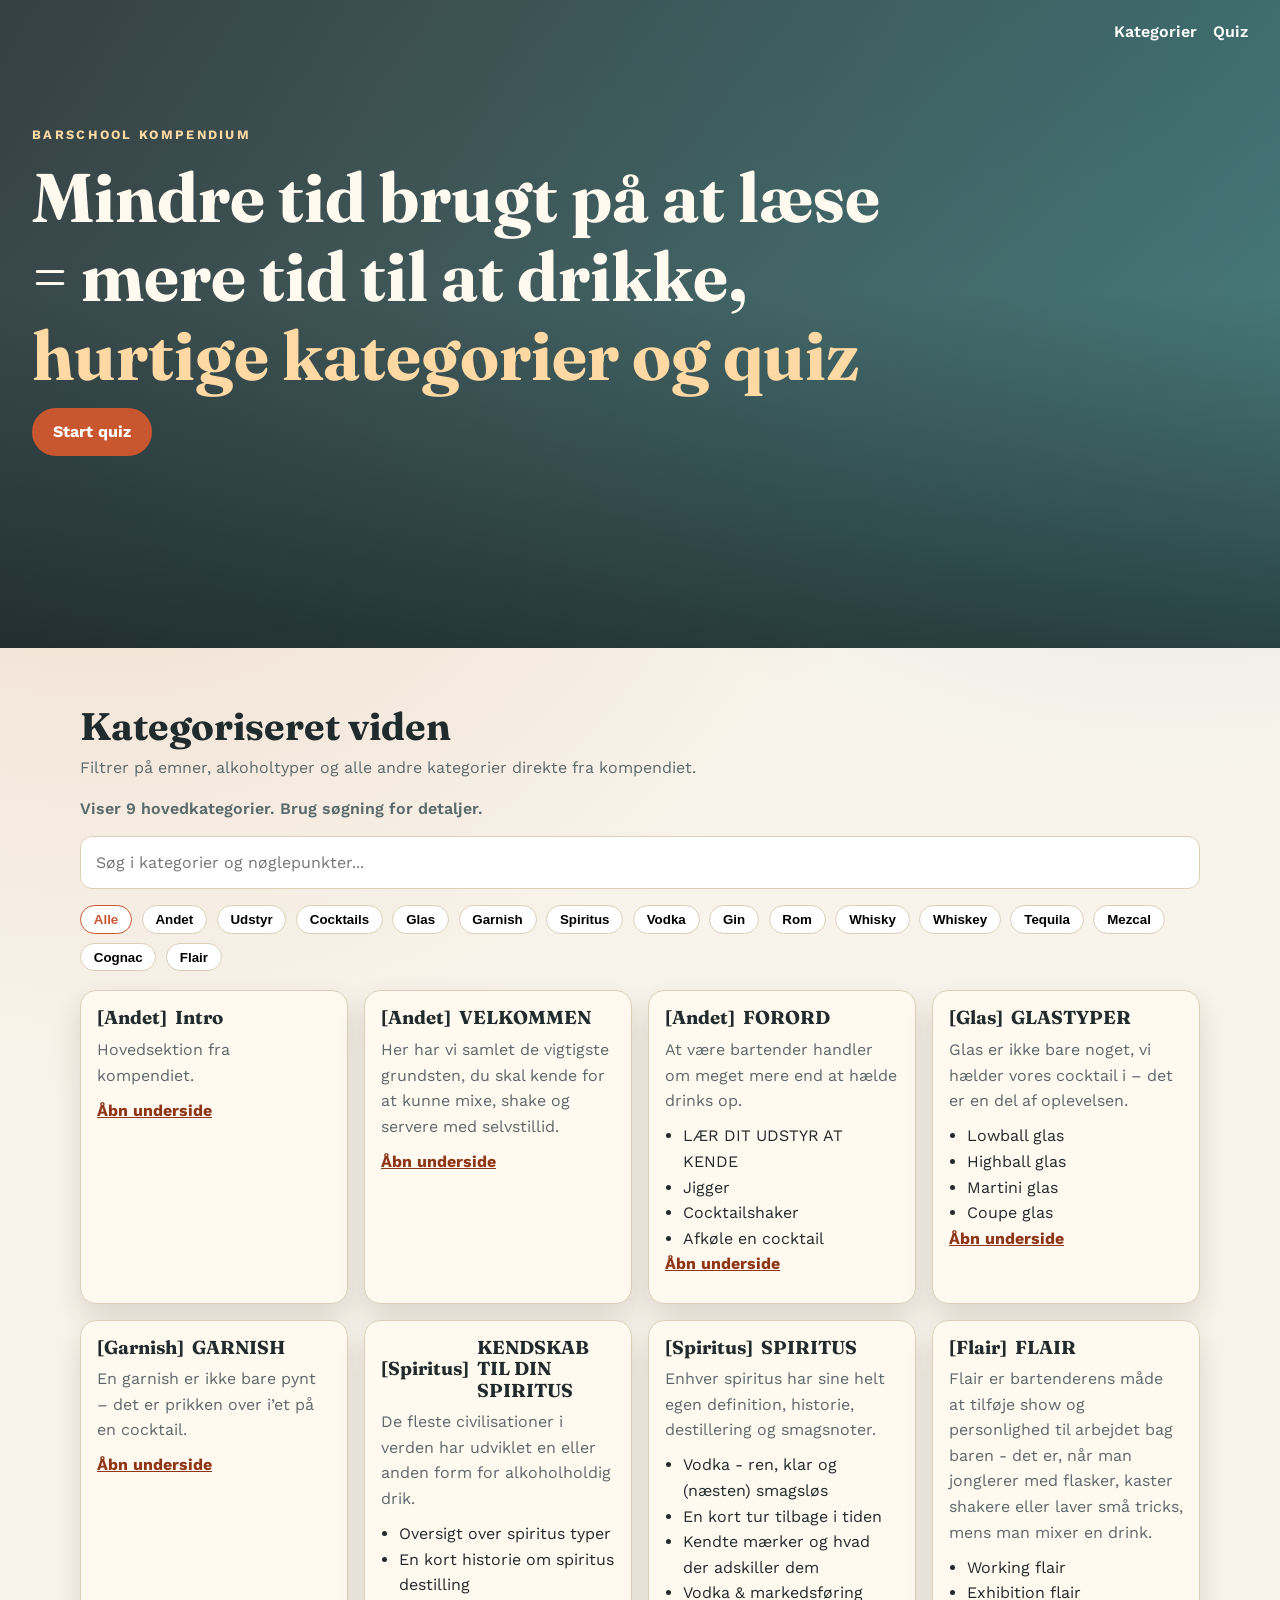
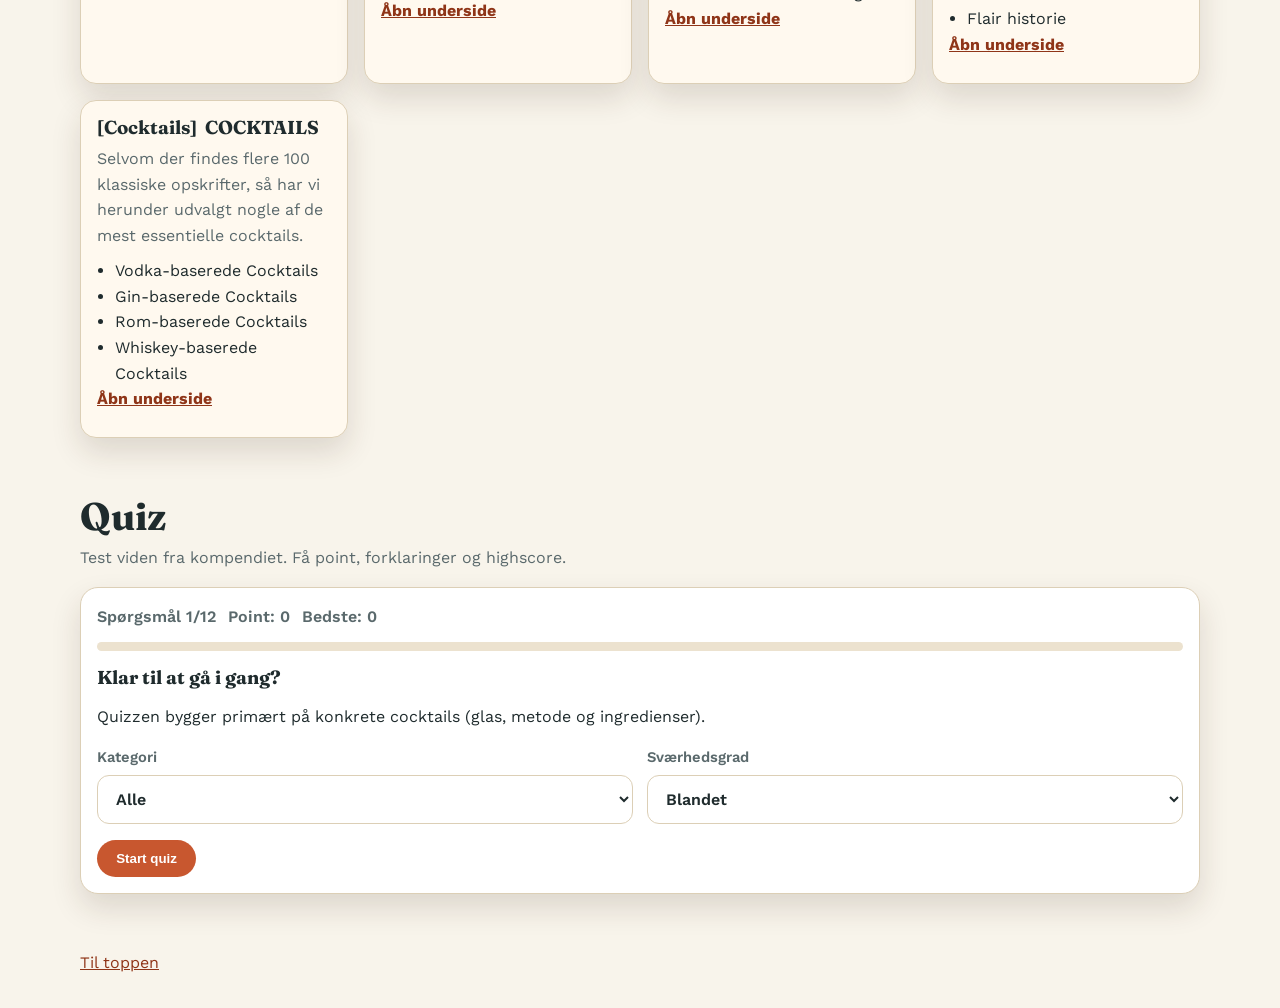
<file: index.html>
<!doctype html>
<html lang="da">
<head>
  <meta charset="UTF-8" />
  <meta name="viewport" content="width=device-width, initial-scale=1.0" />
  <title>Bartender Kompendium + Quiz</title>
  <link rel="preconnect" href="https://fonts.googleapis.com" />
  <link rel="preconnect" href="https://fonts.gstatic.com" crossorigin />
  <link href="https://fonts.googleapis.com/css2?family=Fraunces:opsz,wght@9..144,600;9..144,800&family=Work+Sans:wght@400;500;700&display=swap" rel="stylesheet" />
  <link rel="stylesheet" href="styles.css" />
</head>
<body>
  <header class="hero" id="top">
    <div class="hero-overlay"></div>
    <nav class="top-nav">
      <a href="#kategorier">Kategorier</a>
      <a href="#quiz">Quiz</a>
    </nav>
    <div class="hero-content">
      <p class="eyebrow">Barschool Kompendium</p>
      <h1>Mindre tid brugt på at læse = mere tid til at drikke,
        <span>hurtige kategorier og quiz</span>
      </h1>
      <a class="cta" href="#quiz">Start quiz</a>
    </div>
  </header>

  <main>
    <section id="kategorier" class="section">
      <div class="section-head">
        <h2>Kategoriseret viden</h2>
        <p>Filtrer på emner, alkoholtyper og alle andre kategorier direkte fra kompendiet.</p>
      </div>

      <p id="categoryMeta" class="meta-line">Indlæser kategorier...</p>

      <div class="tools-row">
        <input id="searchInput" type="search" placeholder="Søg i kategorier og nøglepunkter..." />
        <div class="chip-row" id="chipRow"></div>
      </div>

      <div class="card-grid" id="cardGrid"></div>
    </section>

    <section id="quiz" class="section quiz-wrap">
      <div class="section-head">
        <h2>Quiz</h2>
        <p>Test viden fra kompendiet. Få point, forklaringer og highscore.</p>
      </div>

      <div class="quiz-shell">
        <div class="quiz-meta">
          <span id="progressText">Spørgsmål 0/0</span>
          <span id="scoreText">Point: 0</span>
          <span id="bestText">Bedste: 0</span>
        </div>
        <div class="progress-bar">
          <div id="progressFill"></div>
        </div>

        <div id="quizStart" class="quiz-panel active">
          <h3>Klar til at gå i gang?</h3>
          <p>Quizzen bygger primært på konkrete cocktails (glas, metode og ingredienser).</p>
          <div class="quiz-controls">
            <label class="quiz-control">
              <span>Kategori</span>
              <select id="quizCategory">
                <option value="alle">Alle</option>
                <option value="cocktails">Cocktails</option>
                <option value="spiritus">Spiritus</option>
                <option value="udstyr">Udstyr</option>
                <option value="glas">Glas</option>
                <option value="garnish">Garnish</option>
                <option value="flair">Flair</option>
                <option value="andet">Andet</option>
                <option value="vodka">Vodka</option>
                <option value="gin">Gin</option>
                <option value="rom">Rom</option>
                <option value="whisky">Whisky</option>
                <option value="whiskey">Whiskey</option>
                <option value="tequila">Tequila</option>
                <option value="mezcal">Mezcal</option>
                <option value="cognac">Cognac</option>
                <option value="brandy">Brandy</option>
              </select>
            </label>
            <label class="quiz-control">
              <span>Sværhedsgrad</span>
              <select id="quizDifficulty">
                <option value="mix">Blandet</option>
                <option value="let">Let</option>
                <option value="mellem">Mellem</option>
                <option value="svær">Svær</option>
              </select>
            </label>
          </div>
          <button id="startBtn" class="btn">Start quiz</button>
        </div>

        <div id="quizPanel" class="quiz-panel">
          <h3 id="questionText"></h3>
          <div id="answerList" class="answer-list"></div>
          <p id="explanation" class="explanation"></p>
          <div class="quiz-actions">
            <button id="nextBtn" class="btn" disabled>Næste</button>
          </div>
        </div>

        <div id="resultPanel" class="quiz-panel">
          <h3>Resultat</h3>
          <p id="resultText"></p>
          <button id="restartBtn" class="btn">Prøv igen</button>
        </div>
      </div>
    </section>

  </main>

  <footer class="footer">
    <a href="#top">Til toppen</a>
  </footer>

  <script src="app.js"></script>
  <script src="script.js"></script>
</body>
</html>
</file>
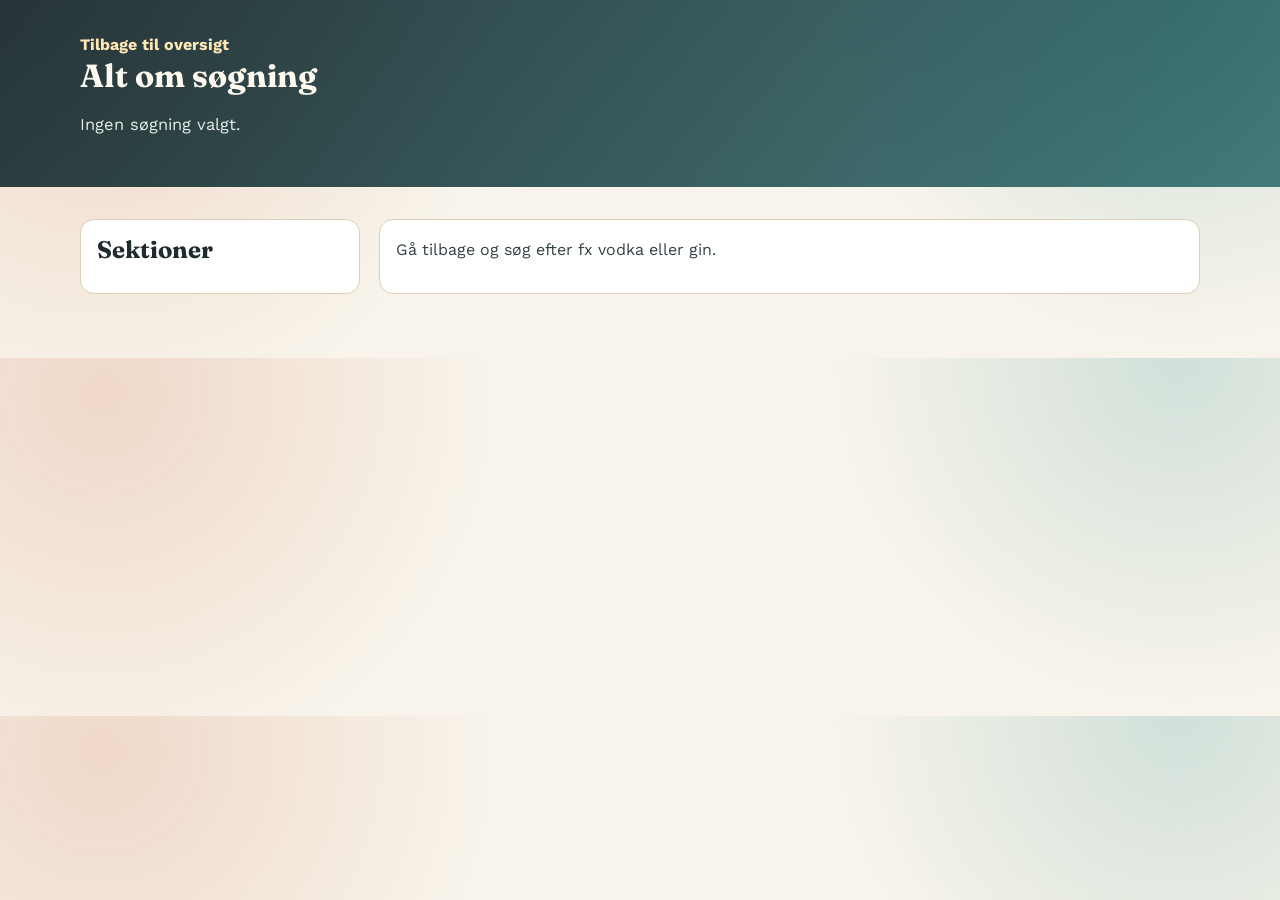
<file: search.html>
<!doctype html>
<html lang="da">
<head>
  <meta charset="UTF-8" />
  <meta name="viewport" content="width=device-width, initial-scale=1.0" />
  <title>Alt om søgning</title>
  <link rel="preconnect" href="https://fonts.googleapis.com" />
  <link rel="preconnect" href="https://fonts.gstatic.com" crossorigin />
  <link href="https://fonts.googleapis.com/css2?family=Fraunces:opsz,wght@9..144,600;9..144,800&family=Work+Sans:wght@400;500;700&display=swap" rel="stylesheet" />
  <link rel="stylesheet" href="styles.css" />
</head>
<body>
  <header class="sub-hero" id="top">
    <div class="sub-hero-inner">
      <a class="back-link" href="index.html">Tilbage til oversigt</a>
      <h1 id="pageTitle">Alt om søgning</h1>
      <div id="pageIntro" class="section-intro"></div>
    </div>
  </header>

  <main class="section-page">
    <aside class="toc">
      <h2>Sektioner</h2>
      <ul id="tocList"></ul>
    </aside>
    <article class="content" id="searchContent"></article>
  </main>

  <script src="app.js"></script>
  <script>
    (async function () {
      const titleEl = document.getElementById("pageTitle");
      const introEl = document.getElementById("pageIntro");
      const tocEl = document.getElementById("tocList");
      const contentEl = document.getElementById("searchContent");

      function escapeHtml(value) {
        return String(value || "")
          .replace(/&/g, "&amp;")
          .replace(/</g, "&lt;")
          .replace(/>/g, "&gt;")
          .replace(/\"/g, "&quot;")
          .replace(/'/g, "&#39;");
      }

      function qp(name) {
        return new URLSearchParams(window.location.search).get(name) || "";
      }

      function formatParagraphs(text) {
        return String(text || "")
          .split(/\n\s*\n/)
          .map(function (p) { return p.trim(); })
          .filter(Boolean)
          .map(function (p) { return "<p>" + escapeHtml(p).replace(/\n/g, "<br>") + "</p>"; })
          .join("");
      }

      function formatRecipeBlock(text) {
        const normalized = String(text || "")
          .replace(/\n+/g, " ")
          .replace(/\s+/g, " ")
          .trim()
          .replace(/([A-Z][A-Za-z0-9 '\/&-]{2,})\s+Glas:/g, "\n##$1\nGlas:");

        const chunks = normalized
          .split("\n##")
          .map(function (c) { return c.trim(); })
          .filter(Boolean);

        function parseRecipeFields(body) {
          const labels = ["Glas", "Is", "Metode", "Garnish", "Ingredienser"];
          const re = /(Glas|Is|Metode|Garnish|Ingredienser):/g;
          const matches = [];
          let match;
          while ((match = re.exec(body)) !== null) {
            matches.push({ label: match[1], start: match.index, marker: match[0] });
          }

          if (!matches.length) return null;

          const fields = {};
          for (let i = 0; i < matches.length; i += 1) {
            const current = matches[i];
            const end = i < matches.length - 1 ? matches[i + 1].start : body.length;
            fields[current.label] = body
              .slice(current.start + current.marker.length, end)
              .trim()
              .replace(/\s+/g, " ");
          }

          const metaHtml = labels
            .filter(function (label) { return label !== "Ingredienser" && fields[label]; })
            .map(function (label) {
              return '<div class="meta-item"><span class="meta-label">' + label + '</span><span class="meta-value">' + escapeHtml(fields[label]) + '</span></div>';
            })
            .join("");

          const ingredientItems = (fields.Ingredienser || "")
            .split(/,\s*/)
            .map(function (i) { return i.trim(); })
            .filter(Boolean);

          return { metaHtml: metaHtml, ingredientItems: ingredientItems };
        }

        return '<div class="recipe-grid">' + chunks.map(function (chunk) {
          const firstLineBreak = chunk.indexOf("\n");
          const name = firstLineBreak >= 0 ? chunk.slice(0, firstLineBreak).trim() : chunk;
          const body = firstLineBreak >= 0 ? chunk.slice(firstLineBreak + 1).trim() : "";
          const parsed = parseRecipeFields(body);

          if (!parsed) {
            return '<article class="recipe-card"><h3>' + escapeHtml(name) + '</h3><p class="recipe-line">' + escapeHtml(body) + '</p></article>';
          }

          const ingredientsHtml = parsed.ingredientItems.length
            ? '<div class="ingredients-wrap"><h4>Ingredienser</h4><ul class="ingredients-list">' + parsed.ingredientItems.map(function (item) {
              return '<li>' + escapeHtml(item) + '</li>';
            }).join("") + '</ul></div>'
            : "";

          return '<article class="recipe-card"><h3>' + escapeHtml(name) + '</h3><div class="recipe-meta-grid">' + parsed.metaHtml + '</div>' + ingredientsHtml + '</article>';
        }).join("") + "</div>";
      }

      function formatBlockHtml(block) {
        const txt = block && block.text ? block.text : "";
        if (/Glas:/i.test(txt) && /Ingredienser:/i.test(txt)) {
          return formatRecipeBlock(txt);
        }
        return formatParagraphs(txt);
      }

      const query = qp("q").trim();
      if (!query) {
        titleEl.textContent = "Alt om søgning";
        introEl.innerHTML = "<p>Ingen søgning valgt.</p>";
        contentEl.innerHTML = "<p>Gå tilbage og søg efter fx vodka eller gin.</p>";
        return;
      }

      try {
        const text = await window.KompendiumApp.fetchKompendium("./kompendium.txt");
        const parsed = window.KompendiumApp.parseKompendium(text);
        const result = window.KompendiumApp.searchParsedContent(parsed, query);
        const suggestions = window.KompendiumApp.buildSearchSuggestions(parsed, query, 14);

        titleEl.textContent = `Alt om: ${query}`;
        introEl.innerHTML = `<p>Samlet visning af alt relateret indhold for søgningen "${escapeHtml(query)}".</p><p class="mini">Standard søgeforslag: ${suggestions.length} match.</p>`;

        if (!result.length) {
          contentEl.innerHTML = "<p>Ingen direkte resultater fundet.</p>";
          return;
        }

        tocEl.innerHTML = result
          .map(function (section) {
            return `<li><a class=\"toc-link\" href=\"#${section.slug}\">${escapeHtml(section.title)}</a></li>`;
          })
          .join("");

        contentEl.innerHTML = result
          .map(function (section) {
            const blockHtml = section.blocks
              .map(function (b) {
                return `<section class=\"section-block\" id=\"${escapeHtml(b.slug)}\"><h3>${escapeHtml(b.title)}</h3>${formatBlockHtml(b)}</section>`;
              })
              .join("");

            const introHtml = section.introText ? formatParagraphs(section.introText) : "";
            return `<section class=\"section-block\" id=\"${escapeHtml(section.slug)}\"><h2>${escapeHtml(section.title)}</h2>${introHtml}${blockHtml || "<p class=\"mini\">Ingen undersektioner i dette match.</p>"}</section>`;
          })
          .join("");
      } catch (err) {
        titleEl.textContent = "Fejl";
        introEl.innerHTML = `<p>${escapeHtml(err.message)}</p>`;
      }
    })();
  </script>
</body>
</html>
</file>
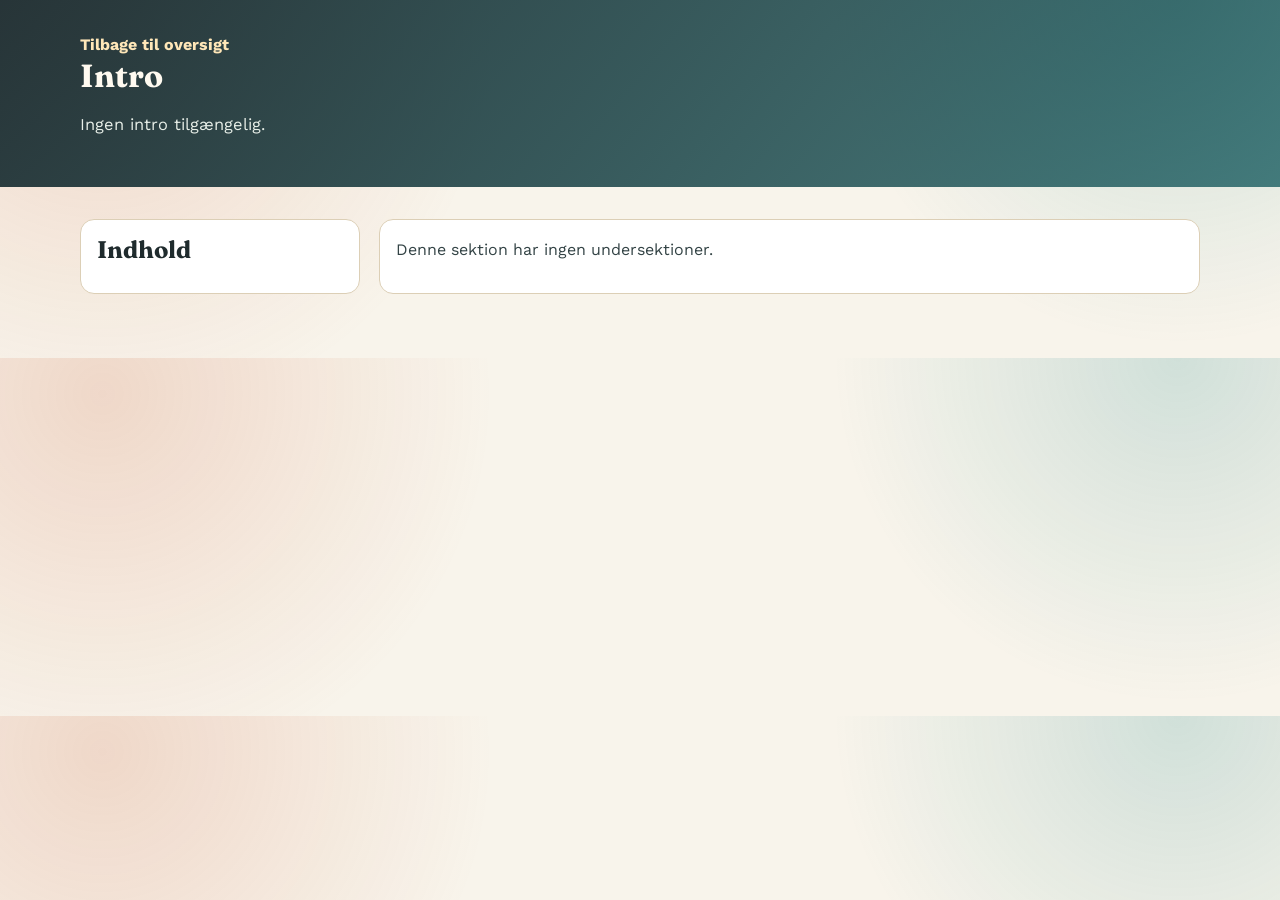
<file: section.html>
<!doctype html>
<html lang="da">
<head>
  <meta charset="UTF-8" />
  <meta name="viewport" content="width=device-width, initial-scale=1.0" />
  <title>Kompendium Sektion</title>
  <link rel="preconnect" href="https://fonts.googleapis.com" />
  <link rel="preconnect" href="https://fonts.gstatic.com" crossorigin />
  <link href="https://fonts.googleapis.com/css2?family=Fraunces:opsz,wght@9..144,600;9..144,800&family=Work+Sans:wght@400;500;700&display=swap" rel="stylesheet" />
  <link rel="stylesheet" href="styles.css" />
</head>
<body>
  <header class="sub-hero" id="top">
    <div class="sub-hero-inner">
      <a class="back-link" href="index.html">Tilbage til oversigt</a>
      <h1 id="sectionTitle">Indlæser...</h1>
      <div id="sectionIntro" class="section-intro"></div>
    </div>
  </header>

  <main class="section-page">
    <aside class="toc">
      <h2>Indhold</h2>
      <ul id="tocList"></ul>
    </aside>
    <article class="content" id="sectionContent"></article>
  </main>

  <script src="app.js"></script>
  <script>
    (async function () {
      const titleEl = document.getElementById("sectionTitle");
      const introEl = document.getElementById("sectionIntro");
      const tocEl = document.getElementById("tocList");
      const contentEl = document.getElementById("sectionContent");
      const tocState = { links: [] };

      function escapeHtml(value) {
        return String(value || "")
          .replace(/&/g, "&amp;")
          .replace(/</g, "&lt;")
          .replace(/>/g, "&gt;")
          .replace(/\"/g, "&quot;")
          .replace(/'/g, "&#39;");
      }

      function formatParagraphs(text) {
        return String(text || "")
          .split(/\n\s*\n/)
          .map(function (p) { return p.trim(); })
          .filter(Boolean)
          .map(function (p) { return "<p>" + escapeHtml(p).replace(/\n/g, "<br>") + "</p>"; })
          .join("");
      }

      function formatRecipeBlock(text) {
        const normalized = String(text || "")
          .replace(/\n+/g, " ")
          .replace(/\s+/g, " ")
          .trim()
          .replace(/([A-Z][A-Za-z0-9 '\/&-]{2,})\s+Glas:/g, "\n##$1\nGlas:");

        const chunks = normalized
          .split("\n##")
          .map(function (c) { return c.trim(); })
          .filter(Boolean);

        function parseRecipeFields(body) {
          const labels = ["Glas", "Is", "Metode", "Garnish", "Ingredienser"];
          const re = /(Glas|Is|Metode|Garnish|Ingredienser):/g;
          const matches = [];
          let match;
          while ((match = re.exec(body)) !== null) {
            matches.push({ label: match[1], start: match.index, marker: match[0] });
          }

          if (!matches.length) {
            return null;
          }

          const fields = {};
          for (let i = 0; i < matches.length; i += 1) {
            const current = matches[i];
            const end = i < matches.length - 1 ? matches[i + 1].start : body.length;
            const value = body
              .slice(current.start + current.marker.length, end)
              .trim()
              .replace(/\s+/g, " ");
            fields[current.label] = value;
          }

          const meta = labels
            .filter(function (label) { return label !== "Ingredienser" && fields[label]; })
            .map(function (label) {
              return '<div class="meta-item"><span class="meta-label">' + label + '</span><span class="meta-value">' + escapeHtml(fields[label]) + '</span></div>';
            })
            .join("");

          const ingredientValue = fields.Ingredienser || "";
          const ingredients = ingredientValue
            ? ingredientValue.split(/,\s*/).map(function (i) { return i.trim(); }).filter(Boolean)
            : [];

          return {
            metaHtml: meta,
            ingredientItems: ingredients
          };
        }

        return '<div class="recipe-grid">' + chunks.map(function (chunk) {
          const firstLineBreak = chunk.indexOf("\n");
          const name = firstLineBreak >= 0 ? chunk.slice(0, firstLineBreak).trim() : chunk;
          const body = firstLineBreak >= 0 ? chunk.slice(firstLineBreak + 1).trim() : "";
          const parsed = parseRecipeFields(body);

          if (!parsed) {
            return '<article class="recipe-card"><h3>' + escapeHtml(name) + '</h3><p class="recipe-line">' + escapeHtml(body) + '</p></article>';
          }

          const ingredientsHtml = parsed.ingredientItems.length
            ? '<div class="ingredients-wrap"><h4>Ingredienser</h4><ul class="ingredients-list">' + parsed.ingredientItems.map(function (item) {
              return '<li>' + escapeHtml(item) + '</li>';
            }).join("") + '</ul></div>'
            : "";

          return '<article class="recipe-card"><h3>' + escapeHtml(name) + '</h3><div class="recipe-meta-grid">' + parsed.metaHtml + '</div>' + ingredientsHtml + '</article>';
        }).join("") + "</div>";
      }

      function setActiveToc(id) {
        tocState.links.forEach(function (a) {
          if (a.getAttribute("href") === "#" + id) a.classList.add("is-active");
          else a.classList.remove("is-active");
        });
      }

      function setupTocObserver() {
        const blocks = Array.from(document.querySelectorAll(".section-block"));
        if (!blocks.length) return;

        const observer = new IntersectionObserver(function (entries) {
          const visible = entries
            .filter(function (e) { return e.isIntersecting; })
            .sort(function (a, b) { return a.boundingClientRect.top - b.boundingClientRect.top; });

          if (visible.length) {
            setActiveToc(visible[0].target.id);
          }
        }, {
          root: null,
          rootMargin: "-22% 0px -65% 0px",
          threshold: [0.01, 0.2, 0.5]
        });

        blocks.forEach(function (b) { observer.observe(b); });
        setActiveToc(blocks[0].id);
      }

      function formatBlockHtml(block) {
        const txt = block && block.text ? block.text : "";
        if (/Glas:/i.test(txt) && /Ingredienser:/i.test(txt)) {
          return formatRecipeBlock(txt);
        }
        return formatParagraphs(txt);
      }

      function queryParam(name) {
        return new URLSearchParams(window.location.search).get(name);
      }

      try {
        const text = await window.KompendiumApp.fetchKompendium("./kompendium.txt");
        const parsed = window.KompendiumApp.parseKompendium(text);
        const slug = queryParam("slug") || "";
        const section = parsed.sections.find(function (s) { return s.slug === slug; }) || parsed.sections[0];

        document.title = section.title + " | Kompendium";
        titleEl.textContent = section.title;
        introEl.innerHTML = formatParagraphs(section.introText || "Ingen intro tilgængelig.");

        tocEl.innerHTML = "";
        section.blocks.forEach(function (block) {
          const li = document.createElement("li");
          li.innerHTML = '<a class="toc-link" href="#' + block.slug + '">' + block.title + '</a>';
          tocEl.appendChild(li);
        });
        tocState.links = Array.from(tocEl.querySelectorAll("a"));

        if (!section.blocks.length) {
          contentEl.innerHTML = "<p>Denne sektion har ingen undersektioner.</p>";
          return;
        }

        contentEl.innerHTML = section.blocks.map(function (block) {
          return '<section class="section-block" id="' + block.slug + '"><h2>' + escapeHtml(block.title) + '</h2>' + formatBlockHtml(block) + '</section>';
        }).join("\n");

        setupTocObserver();
      } catch (err) {
        titleEl.textContent = "Fejl";
        introEl.textContent = err.message;
      }
    })();
  </script>
</body>
</html>
</file>
<file: styles.css>
:root {
  --bg: #f8f4eb;
  --surface: #fff9ef;
  --ink: #1f2b2d;
  --muted: #5a696c;
  --line: #dccfb6;
  --brand: #c8572f;
  --brand-dark: #8f3518;
  --accent: #0d7c82;
  --ok: #2f9a58;
  --bad: #b53a2a;
  --shadow: 0 14px 30px rgba(54, 37, 18, 0.14);
}

* {
  box-sizing: border-box;
}

html,
body {
  margin: 0;
  padding: 0;
  scroll-behavior: smooth;
}

body {
  font-family: "Work Sans", sans-serif;
  color: var(--ink);
  background:
    radial-gradient(circle at 8% 10%, rgba(200, 87, 47, 0.18), transparent 32%),
    radial-gradient(circle at 92% 0%, rgba(13, 124, 130, 0.17), transparent 28%),
    var(--bg);
  line-height: 1.6;
  overflow-x: hidden;
}

h1,
h2,
h3 {
  font-family: "Fraunces", serif;
  line-height: 1.15;
  margin: 0;
}

.hero {
  position: relative;
  min-height: 72vh;
  padding: 1.2rem clamp(1rem, 2.5vw, 2.5rem) 4rem;
  background:
    linear-gradient(130deg, rgba(17, 34, 39, 0.84), rgba(11, 84, 88, 0.7)),
    url("https://images.unsplash.com/photo-1514362545857-3bc16c4c7d1b?auto=format&fit=crop&w=1600&q=80") center/cover no-repeat;
  color: #fffaf0;
  overflow: hidden;
}

.hero-overlay {
  position: absolute;
  inset: 0;
  background: linear-gradient(transparent 45%, rgba(15, 22, 24, 0.6));
}

.top-nav,
.hero-content {
  position: relative;
  z-index: 1;
}

.top-nav {
  display: flex;
  justify-content: flex-end;
  gap: 1rem;
  flex-wrap: wrap;
}

.top-nav a {
  color: #fff;
  text-decoration: none;
  font-weight: 600;
  border-bottom: 2px solid transparent;
  padding-bottom: 0.1rem;
}

.top-nav a:hover {
  border-bottom-color: #fff;
}

.hero-content {
  margin-top: 4.8rem;
  max-width: 860px;
  animation: riseIn 700ms ease;
}

.eyebrow {
  text-transform: uppercase;
  letter-spacing: 0.18em;
  font-weight: 700;
  font-size: 0.8rem;
  margin: 0 0 0.75rem;
  color: #ffd9a4;
}

.hero h1 {
  font-size: clamp(2rem, 6vw, 4.3rem);
  margin-bottom: 0.8rem;
}

.hero h1 span {
  color: #ffd9a4;
}

.lead {
  max-width: 66ch;
  margin-bottom: 1.5rem;
  color: #fcefd2;
}

.section {
  width: min(1120px, 94%);
  margin: 3.5rem auto;
}

.section-head {
  margin-bottom: 1rem;
}

.section-head h2 {
  font-size: clamp(1.6rem, 4vw, 2.4rem);
  margin-bottom: 0.4rem;
}

.section-head p {
  margin: 0;
  color: var(--muted);
}

.tools-row {
  display: grid;
  gap: 1rem;
  margin-bottom: 1.2rem;
}

#searchInput {
  width: 100%;
  padding: 0.8rem 0.95rem;
  border-radius: 12px;
  border: 1px solid var(--line);
  background: #fff;
  font: inherit;
}

.chip-row {
  display: flex;
  flex-wrap: wrap;
  gap: 0.6rem;
}

.chip {
  border: 1px solid var(--line);
  background: #fff;
  border-radius: 999px;
  padding: 0.35rem 0.8rem;
  cursor: pointer;
  font-weight: 600;
}

.chip.active {
  border-color: var(--brand);
  color: var(--brand);
}

.card-grid {
  display: grid;
  grid-template-columns: repeat(auto-fit, minmax(250px, 1fr));
  gap: 1rem;
}

.card {
  background: var(--surface);
  border: 1px solid var(--line);
  border-radius: 16px;
  box-shadow: var(--shadow);
  padding: 1rem;
  transform: translateY(8px);
  opacity: 0;
  animation: fadeCard 420ms ease forwards;
}

.card h3 {
  display: flex;
  align-items: center;
  gap: 0.5rem;
  margin-bottom: 0.5rem;
}

.card p {
  margin: 0 0 0.6rem;
  color: var(--muted);
}

.card ul {
  margin: 0;
  padding-left: 1.1rem;
}

.quiz-wrap .quiz-shell {
  background: #fff;
  border: 1px solid var(--line);
  border-radius: 18px;
  box-shadow: var(--shadow);
  padding: 1rem;
}

.quiz-meta {
  display: flex;
  gap: 0.75rem;
  flex-wrap: wrap;
  font-weight: 600;
  color: var(--muted);
}

.quiz-controls {
  display: grid;
  grid-template-columns: repeat(2, minmax(0, 1fr));
  gap: 0.85rem;
  margin: 0.9rem 0 1rem;
}

.quiz-control {
  display: grid;
  gap: 0.35rem;
  font-weight: 600;
  color: var(--muted);
}

.quiz-control span {
  font-size: 0.92rem;
}

.quiz-control select {
  width: 100%;
  padding: 0.8rem 0.9rem;
  border-radius: 12px;
  border: 1px solid var(--line);
  background: #fff;
  font: inherit;
  color: var(--ink);
}

.progress-bar {
  width: 100%;
  height: 9px;
  background: #ece2cf;
  border-radius: 99px;
  margin: 0.8rem 0 1rem;
}

#progressFill {
  width: 0;
  height: 100%;
  border-radius: inherit;
  background: linear-gradient(90deg, var(--brand), var(--accent));
  transition: width 250ms ease;
}

.quiz-panel {
  display: none;
}

.quiz-panel.active {
  display: block;
}

.answer-list {
  display: grid;
  gap: 0.7rem;
  margin: 0.9rem 0;
}

.answer-btn {
  width: 100%;
  text-align: left;
  padding: 0.75rem 0.85rem;
  border-radius: 12px;
  border: 1px solid var(--line);
  background: #fffcf5;
  font: inherit;
  cursor: pointer;
}

.answer-btn.correct {
  border-color: var(--ok);
  background: #e8f8ee;
}

.answer-btn.wrong {
  border-color: var(--bad);
  background: #fce9e6;
}

.answer-btn:disabled {
  cursor: not-allowed;
}

.explanation {
  min-height: 2.2rem;
  color: var(--muted);
}

.quiz-actions {
  display: flex;
  justify-content: flex-end;
}

.btn {
  border: none;
  border-radius: 999px;
  padding: 0.7rem 1.2rem;
  background: var(--brand);
  color: #fff;
  font-weight: 700;
  cursor: pointer;
}

.btn:hover {
  background: var(--brand-dark);
}

.btn:disabled {
  opacity: 0.5;
  cursor: not-allowed;
}

.btn.secondary {
  background: #fff;
  color: var(--brand-dark);
  border: 1px solid var(--line);
}

.cta {
  display: inline-block;
  text-decoration: none;
  color: #fff;
  background: var(--brand);
  border-radius: 999px;
  padding: 0.7rem 1.3rem;
  font-weight: 700;
}

.raw-wrap {
  margin-bottom: 5rem;
}

.raw-content {
  margin-top: 0.9rem;
  max-height: 420px;
  overflow: auto;
  padding: 1rem;
  border-radius: 14px;
  border: 1px solid var(--line);
  background: #fff;
  white-space: pre-wrap;
}

.meta-line {
  margin: 0 0 0.9rem;
  color: var(--muted);
  font-weight: 600;
}

.mini {
  font-size: 0.9rem;
  color: var(--muted);
}

.card-link {
  color: var(--brand-dark);
  font-weight: 700;
}

.sub-hero {
  background: linear-gradient(130deg, rgba(17, 34, 39, 0.9), rgba(11, 84, 88, 0.75));
  color: #fffaf0;
  padding: 2rem min(4vw, 2rem);
}

.sub-hero-inner {
  width: min(1120px, 94%);
  margin: 0 auto;
}

.back-link {
  color: #ffe7b8;
  text-decoration: none;
  font-weight: 700;
}

.section-page {
  width: min(1120px, 94%);
  margin: 2rem auto 4rem;
  display: grid;
  grid-template-columns: 280px minmax(0, 1fr);
  gap: 1.2rem;
}

.toc,
.content {
  background: #fff;
  border: 1px solid var(--line);
  border-radius: 14px;
  padding: 1rem;
}

.toc {
  position: sticky;
  top: 1rem;
  max-height: calc(100vh - 2rem);
  overflow: auto;
}

.content {
  line-height: 1.72;
  min-width: 0;
  overflow-wrap: anywhere;
}

.content p {
  margin: 0 0 0.8rem;
  color: #334345;
}

.section-intro {
  font-size: 1.03rem;
  line-height: 1.7;
}

.section-intro p {
  max-width: 78ch;
  color: #e8efe8;
}

.toc ul {
  margin: 0.5rem 0 0;
  padding-left: 0;
  list-style: none;
}

.toc a {
  color: var(--brand-dark);
  text-decoration: none;
  display: block;
  padding: 0.42rem 0.55rem;
  border-radius: 8px;
  transition: background-color 140ms ease, color 140ms ease;
}

.toc a:hover {
  background: #f7ebd7;
}

.toc a.is-active {
  background: #ead7bb;
  color: #5f2613;
  font-weight: 700;
}

.section-block {
  padding-bottom: 1rem;
  margin-bottom: 1rem;
  border-bottom: 1px dashed var(--line);
}

.section-block h2 {
  margin-bottom: 0.6rem;
  font-size: clamp(1.24rem, 2vw, 1.8rem);
}

.section-block:last-child {
  border-bottom: 0;
  margin-bottom: 0;
  padding-bottom: 0;
}

.recipe-grid {
  display: grid;
  grid-template-columns: repeat(auto-fit, minmax(250px, 1fr));
  gap: 0.8rem;
}

.recipe-card {
  border: 1px solid var(--line);
  border-radius: 12px;
  background: #fff9ef;
  padding: 0.9rem;
}

.recipe-card h3 {
  font-size: 1.08rem;
  margin-bottom: 0.45rem;
}

.recipe-line {
  margin: 0.3rem 0;
  color: var(--muted);
}

.recipe-line strong {
  color: #223338;
}

.recipe-meta-grid {
  display: grid;
  grid-template-columns: repeat(2, minmax(0, 1fr));
  gap: 0.55rem;
  margin-top: 0.3rem;
}

.meta-item {
  background: #fff;
  border: 1px solid #e3d8c4;
  border-radius: 10px;
  padding: 0.45rem 0.5rem;
}

.meta-label {
  display: block;
  font-size: 0.74rem;
  text-transform: uppercase;
  letter-spacing: 0.05em;
  color: #6b5a4a;
  margin-bottom: 0.12rem;
}

.meta-value {
  display: block;
  color: #25383a;
  font-weight: 600;
  line-height: 1.35;
}

.ingredients-wrap {
  margin-top: 0.7rem;
  padding-top: 0.55rem;
  border-top: 1px dashed #d9cdb8;
}

.ingredients-wrap h4 {
  margin: 0 0 0.35rem;
  font-family: "Fraunces", serif;
  font-size: 0.98rem;
}

.ingredients-list {
  margin: 0;
  padding-left: 1.1rem;
}

.ingredients-list li {
  margin: 0.15rem 0;
  color: #334345;
}

.footer {
  width: min(1120px, 92%);
  margin: 0 auto 2rem;
  display: flex;
  justify-content: space-between;
  align-items: center;
  gap: 1rem;
  color: var(--muted);
}

.footer a {
  color: var(--brand-dark);
}

@keyframes riseIn {
  from {
    transform: translateY(16px);
    opacity: 0;
  }

  to {
    transform: translateY(0);
    opacity: 1;
  }
}

@keyframes fadeCard {
  to {
    transform: translateY(0);
    opacity: 1;
  }
}

@media (max-width: 900px) {
  .section-page {
    grid-template-columns: 1fr;
    gap: 0.9rem;
    width: min(1120px, 96%);
  }

  .toc {
    position: static;
    z-index: 20;
    max-height: none;
    overflow: hidden;
    padding: 0.55rem;
  }

  .toc ul {
    display: flex;
    gap: 0.45rem;
    overflow-x: auto;
    padding-bottom: 0.2rem;
  }

  .toc a {
    white-space: nowrap;
    border: 1px solid #e3d8c4;
    background: #fff;
    font-size: 0.93rem;
  }

  .recipe-meta-grid {
    grid-template-columns: 1fr;
  }

  .content {
    padding: 0.85rem;
  }
}

@media (max-width: 700px) {
  .hero {
    min-height: 62vh;
    padding: 1rem 0.95rem 2.4rem;
  }

  .hero-content {
    margin-top: 1.7rem;
  }

  .quiz-meta {
    font-size: 0.92rem;
  }

  .top-nav {
    justify-content: flex-start;
    gap: 0.75rem;
  }

  .section {
    width: min(1120px, 95%);
    margin: 2.3rem auto;
  }

  .sub-hero {
    padding: 1.2rem 0.75rem 1rem;
  }

  .sub-hero-inner {
    width: min(1120px, 96%);
  }

  .card-grid,
  .recipe-grid {
    grid-template-columns: 1fr;
  }

  .section-intro {
    font-size: 0.98rem;
  }

  .quiz-controls {
    grid-template-columns: 1fr;
  }
}
</file>
